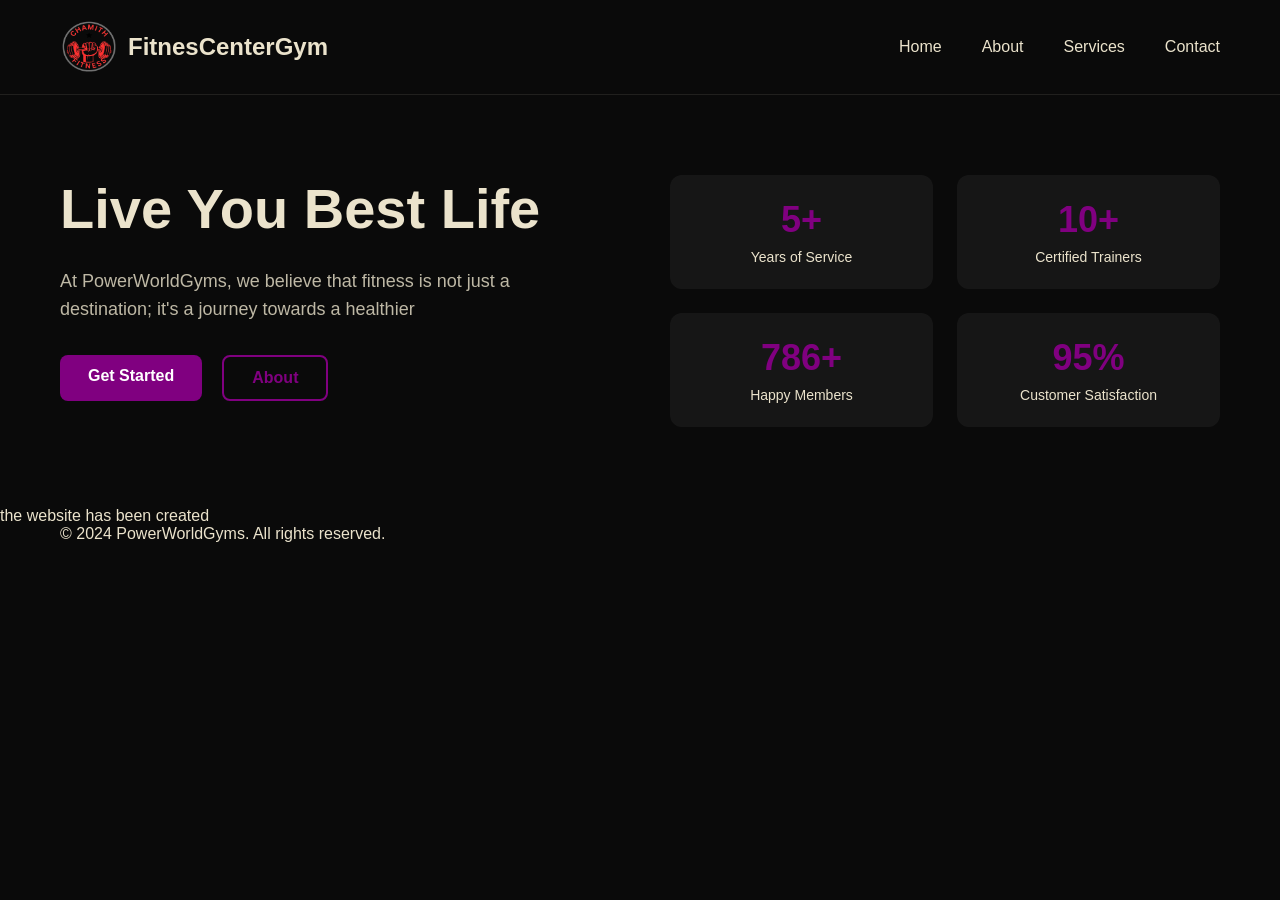
<file: index.html>
<!DOCTYPE html>
<html lang="en">
<head>
    <meta charset="UTF-8">
    <meta name="viewport" content="width=device-width, initial-scale=1.0">
    <title>FitnesCenterGym</title>
    <link rel="stylesheet" href="styles/fonts.css">
    <link rel="stylesheet" href="styles/styles.css">
</head>
    <body>
        <header class="header">
    <div class="container header-container">
        <div class="logo">
            <img src="images/logo.svg" alt="PowerWorldGyms">
            <span class="logo-text">FitnesCenterGym</span>
        </div>
        <nav class="nav">
            <ul class="nav-list">
                <li class="nav-item"><a href="#" class="nav-link">Home</a></li>
                <li class="nav-item"><a href="#" class="nav-link">About</a></li>
                <li class="nav-item"><a href="#" class="nav-link">Services</a></li>
                <li class="nav-item"><a href="#" class="nav-link">Contact</a></li>
            </ul>
        </nav>
    </div>
</header>
        <main class="main">
            <section class="hero">
            <div class="container hero-container">
                <div class="hero-content">
                    <h2 class="hero-title">Live You Best Life</h2>
                    <p class="hero-description">
                        At PowerWorldGyms, we believe that fitness is not just a destination; 
                        it's a journey towards a healthier
                    </p>
                    <div class="button-group">
                        <a href="#" class="btn btn-secondary">Get Started</a>
                        <a href="#" class="btn btn-outline">About</a>
                    </div>
                </div>
                <div class="stats">
                    <div class="stat-item">
                        <span class="stat-number">5+</span>
                        <span class="stat-label">Years of Service</span>
                    </div>
                    <div class="stat-item">
                        <span class="stat-number">10+</span>
                        <span class="stat-label">Certified Trainers</span>
                    </div>
                    <div class="stat-item">
                        <span class="stat-number">786+</span>
                        <span class="stat-label">Happy Members</span>
                    </div>
                    <div class="stat-item">
                        <span class="stat-number">95%</span>
                        <span class="stat-label">Customer Satisfaction</span>
                    </div>
                </div>
            </div>
        </section>    
        </main>
        <footer>
            <p>the website has been created </p>
              <div class="container">
                <p>&copy; 2024 PowerWorldGyms. All rights reserved.</p>
              </div>
        </footer>
    </body>
</html>
</file>
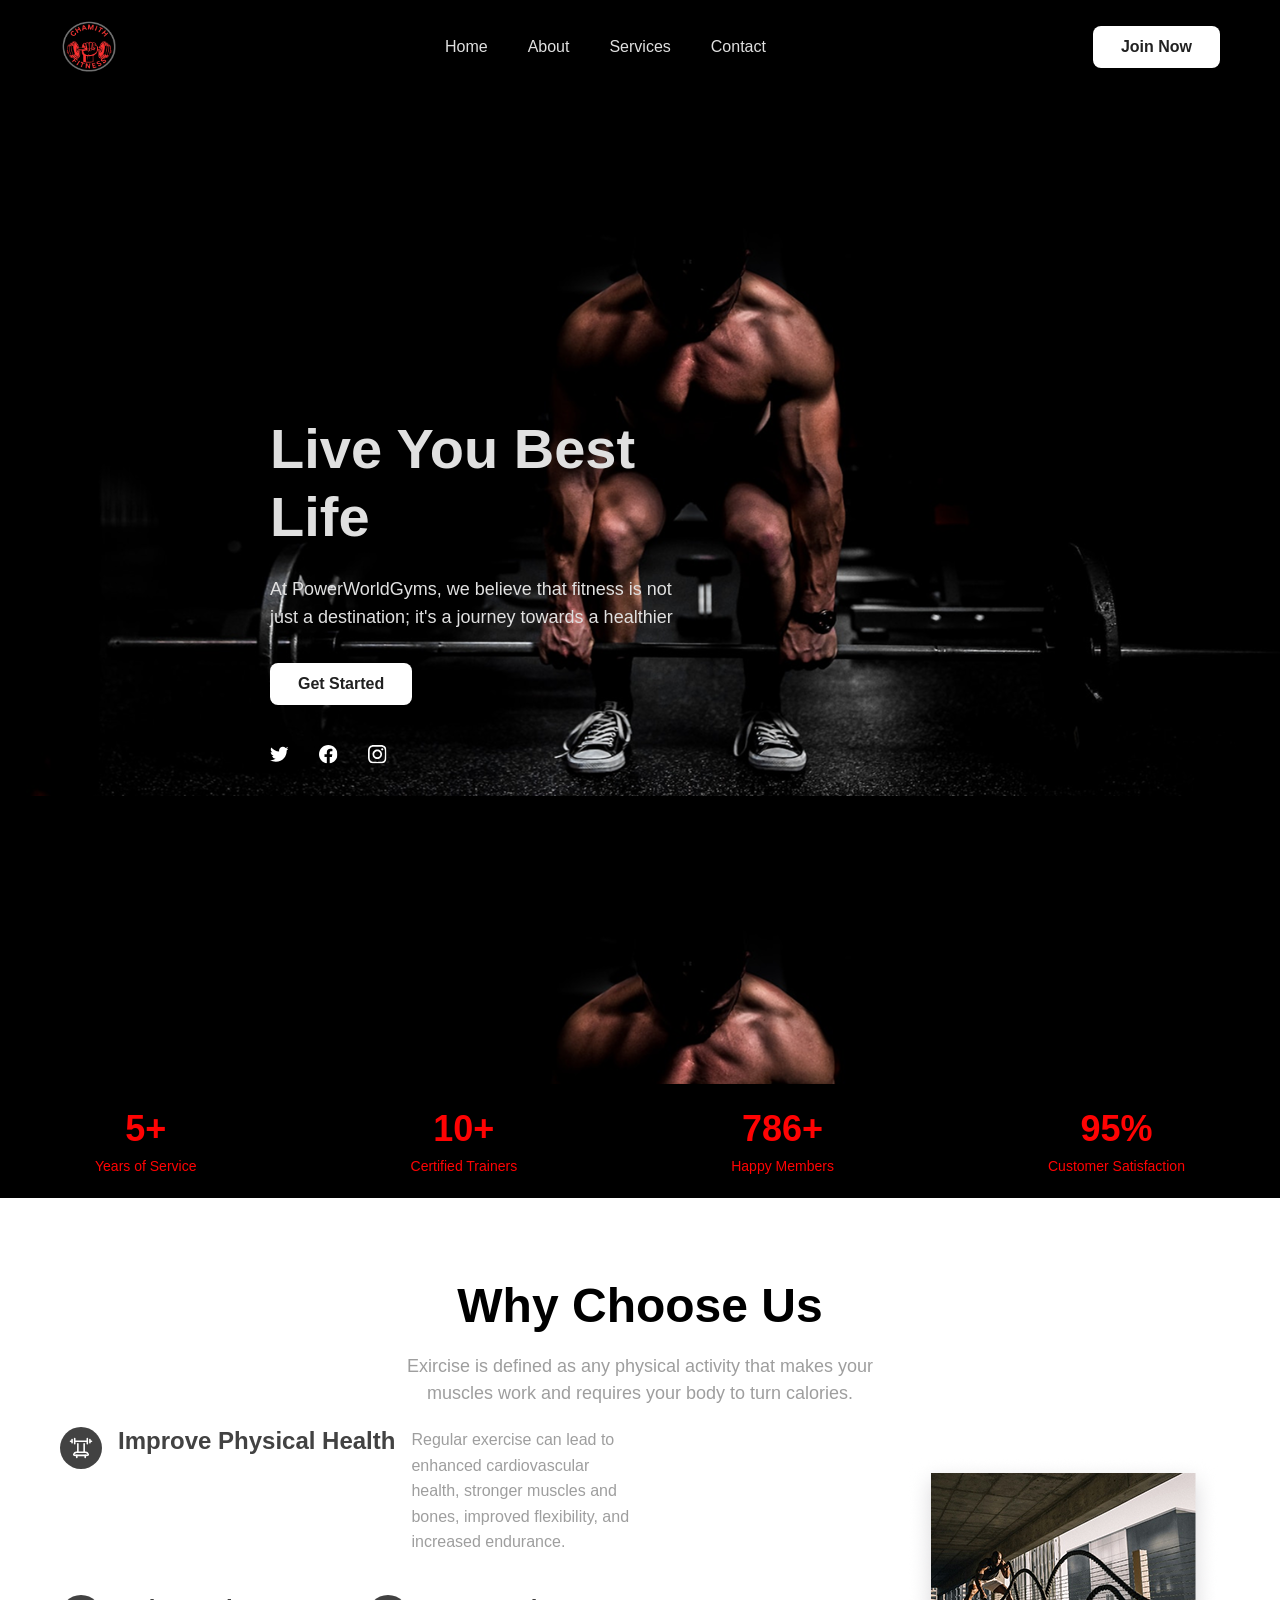
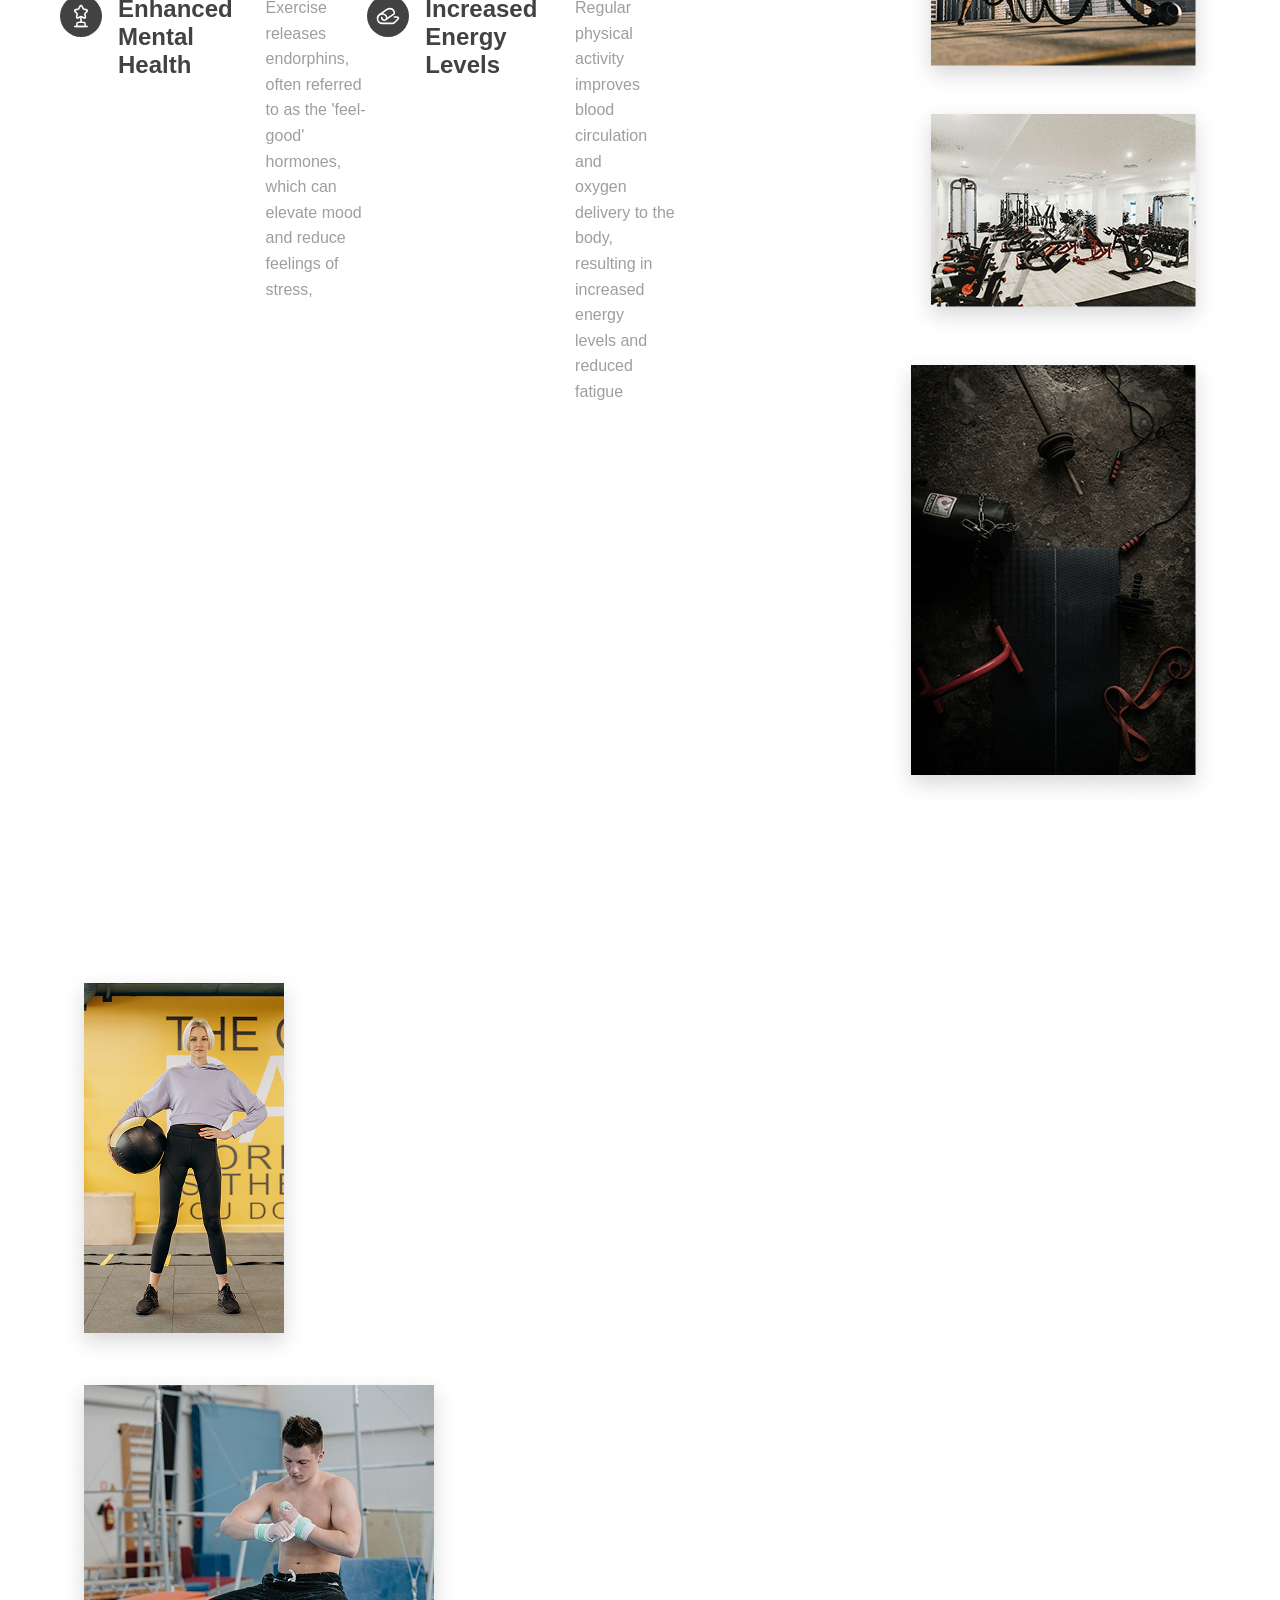
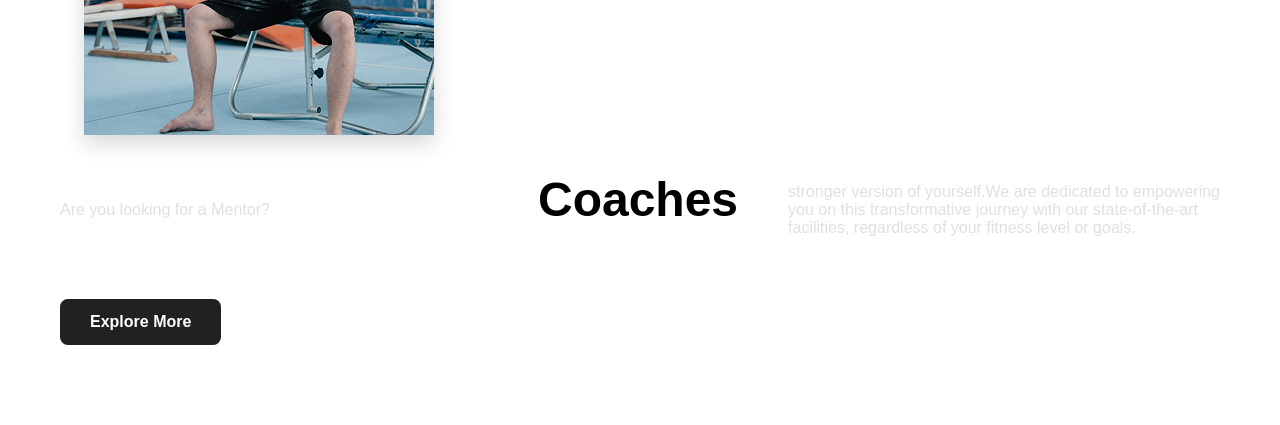
<file: 777/index.html>
<!DOCTYPE html>
<html lang="en">

<head>
    <meta charset="UTF-8">
    <meta name="viewport" content="width=device-width, initial-scale=1.0">
    <title>FitnesCenterGym</title>
    <link rel="stylesheet" href="styles/fonts.css">
    <link rel="stylesheet" href="styles/styles.css">
</head>

<body>
    <header class="header">
        <div class="container header-container">
            <div class="logo">
                <img src="images/logo.svg" alt="PowerWorldGyms">
            </div>
            <nav class="nav">
                <ul class="nav-list">
                    <li class="nav-item"><a href="#" class="nav-link">Home</a></li>
                    <li class="nav-item"><a href="#" class="nav-link">About</a></li>
                    <li class="nav-item"><a href="#" class="nav-link">Services</a></li>
                    <li class="nav-item"><a href="#" class="nav-link">Contact</a></li>
                </ul>
            </nav>
            <a href="#" class="btn btn-group">Join Now</a>
        </div>
    </header>
    <main class="main">
        <section class="hero">
            <div class="container hero-container">
                <div class="hero-content">
                    <h2 class="hero-title">Live You Best <br>Life</h2>
                    <p class="hero-description">
                        At PowerWorldGyms, we believe that fitness is not<br> just a destination; it's a journey towards
                        a healthier
                    </p>
                    <a href="#" class="btn btn-group">Get Started</a>
                    <div class="hero-logos">
                        <img src="images/twitter1.svg" alt="twitter1" class="hero-logo">
                        <img src="images/facebook1.svg" alt="facebook1" class="hero-logo">
                        <img src="images/instagram1.svg" alt="instagram1" class="hero-logo">
                    </div>
                </div>
            </div>
        </section>
        <section class="results">
            <div class="stats">
                <div class="stat-item">
                    <span class="stat-number">5+</span>
                    <span class="stat-label">Years of Service</span>
                </div>
                <div class="stat-item">
                    <span class="stat-number">10+</span>
                    <span class="stat-label">Certified Trainers</span>
                </div>
                <div class="stat-item">
                    <span class="stat-number">786+</span>
                    <span class="stat-label">Happy Members</span>
                </div>
                <div class="stat-item">
                    <span class="stat-number">95%</span>
                    <span class="stat-label">Customer Satisfaction</span>
                </div>
            </div>
        </section>
        <section class="why-choose-us">
            <div class="container">
                <div class="section-header">
                    <h2 class="section-title">Why Choose Us</h2>
                    <p class="section-description">Exircise is defined as any physical activity that makes your
                        <br>muscles work and
                        requires your body to turn calories.
                    </p>
                </div>
                <div class="two-columns">
                    <div class="left-column">
                        <div class="features-grid">
                            <div class="first-card">
                                <div class="feature-card">
                                    <div class="feature-icon">
                                        <img src="images/Physical.svg" alt="Physical">
                                    </div>
                                    <h3 class="feature-title">Improve Physical Health</h3>
                                    <p class="feature-description">
                                        Regular exercise can lead to <br>enhanced cardiovascular <br>health, stronger
                                        muscles and
                                        <br>bones,
                                        improved flexibility, and <br>increased endurance.
                                    </p>
                                </div>
                            </div>
                            <div class="double-card">
                                <div class="feature-card">
                                    <div class="feature-icon">
                                        <img src="images/Mental.svg" alt="Mental">
                                    </div>
                                    <h3 class="feature-title">Enhanced Mental Health</h3>
                                    <p class="feature-description">
                                        Exercise releases endorphins, <br>often referred to as the 'feel-<br>good' hormones,
                                        which
                                        can
                                        <br>elevate mood and reduce <br>feelings of stress,
                                    </p>
                                </div>
                                <div class="feature-card">
                                    <div class="feature-icon">
                                        <img src="images/Energy.svg" alt="Energy">
                                    </div>
                                    <h3 class="feature-title">Increased Energy Levels</h3>
                                    <p class="feature-description">
                                        Regular physical activity <br>improves blood circulation and <br>oxygen delivery to
                                        the
                                        body,
                                        <br>resulting in increased energy <br>levels and reduced fatigue
                                    </p>
                                </div>
                            </div>
                        </div>
                    </div>
                    <div class="right-column">
                        <div class="why-choose-us-images">
                            <div class="double-images">
                                <img src="images/equipment.png" alt="equipment">
                                <img src="images/workout.png" alt="workout">
                            </div>
                            <img src="images/equipment2.png" alt="equipment2">
                        </div>
                    </div>
                </div>
            </div>
        </section>
        <section>
            <div class="coaches-section">
                <div class="container">
                    <div class="coaches-card">
                        <div class="coaches-img-women">
                            <img src="images/women.png" alt="women">
                        </div>
                        <div class="coaches-img-men">
                            <img src="images/man.png" alt="men">
                        </div>
                    </div>
                    <div class="coaches-content">
                        <p class="coaches-text">Are you looking for a Mentor?</p>
                        <h2 class="coaches-title">Coaches</h2>
                        <p class="coaches-decription">
                            stronger version of yourself.We are dedicated to empowering <br>you on this transformative
                            journey with our state-of-the-art <br>facilities, regardless of your fitness level or goals.
                        </p>
                        <a href="#" class="btn-explore">Explore More</a>
                    </div>
                </div>
            </div>
        </section>
    </main>
    <footer>


    </footer>
</body>

</html>
</file>
<file: styles/fonts.css>
@font-face {
    font-family: 'Rubik';
    src: url('../fonts/Rubik-Regular.ttf') format('ttf');
    font-weight: 400;
    font-style: normal;
    font-display: swap;
}

@font-face {
    font-family: 'Rubik';
    src: url('../fonts/Rubik-Medium.ttf') format('ttf');
    font-weight: 500;
    font-style: normal;
    font-display: swap;
}

@font-face {
    font-family: 'Rubik';
    src: url('../fonts/Rubik-SemiBold.ttf') format('ttf');
    font-weight: 600;
    font-style: normal;
    font-display: swap;
}

@font-face {
    font-family: 'Rubik';
    src: url('../fonts/Rubik-Bold.ttf') format('ttf ');
    font-weight: 700;
    font-style: normal;
    font-display: swap;
}
</file>
<file: styles/styles.css>
* {
    margin: 0;
    padding: 0;
    box-sizing: border-box;
}

body {
    font-family: 'Rubik', Arial, sans-serif;
    background-color: #0A0A0A;
    color: #EBE3CC;
}

.container {
    max-width: 1200px;
    margin: 0 auto;
    padding: 0 20px;
}

.header {
    padding: 20px 0;
    background-color: #0A0A0A;
    border-bottom: 1px solid rgba(235, 227, 204, 0.1);
}

.header-container {
    display: flex;
    justify-content: space-between;
    align-items: center;
}

.logo {
    display: flex;
    align-items: center;
    gap: 10px;
}

.logo-text {
    font-size: 24px;
    font-weight: 700;
    color: #EBE3CC;
}

.nav-list {
    display: flex;
    list-style: none;
    gap: 40px;
}

.nav-link {
    font-size: 16px;
    font-weight: 500;
    color: #EBE3CC;
    text-decoration: none;
    transition: opacity 0.3s;
}

.nav-link:hover {
    opacity: 0.7;
}

.btn {
    display: inline-block;
    font-family: 'Rubik', Arial, sans-serif;
    font-size: 16px;
    font-weight: 600;
    text-decoration: none;
    text-align: center;
    padding: 12px 28px;
    border-radius: 8px;
    cursor: pointer;
    transition: all 0.3s ease;
}

.btn-primary {
    background-color: #800080;
    color: #FFFFFF;
    border: none;
}

.btn-primary:hover {
    background-color: #660066;
    transform: translateY(-2px);
}

.btn-secondary {
    background-color: #800080;
    color: #FFFFFF;
    border: none;
}

.btn-secondary:hover {
    background-color: #660066;
    transform: translateY(-2px);
}


.btn-outline {
    background-color: transparent;
    color: #800080;
    border: 2px solid #800080;
}

.btn-outline:hover {
    background-color: #800080;
    color: #FFFFFF;
    transform: translateY(-2px);
}

.hero {
    padding: 80px 0;
}

.hero-container {
    display: flex;
    justify-content: space-between;
    align-items: flex-start;
    gap: 60px;
}

.hero-content {
    flex: 1;
}

.hero-title {
    font-size: 56px;
    font-weight: 800;
    line-height: 68px;
    color: #EBE3CC;
    margin-bottom: 24px;
}

.hero-description {
    font-size: 18px;
    font-weight: 400;
    line-height: 28px;
    color: rgba(235, 227, 204, 0.8);
    margin-bottom: 32px;
    max-width: 500px;
}

.button-group {
    display: flex;
    gap: 20px;
    margin-top: 30px;
}

.stats {
    flex: 1;
    display: grid;
    grid-template-columns: repeat(2, 1fr);
    gap: 24px;
}

.stat-item {
    text-align: center;
    padding: 24px;
    background: rgba(255, 255, 255, 0.05);
    border-radius: 12px;
}

.stat-number {
    display: block;
    font-size: 36px;
    font-weight: 800;
    color: #800080;
    margin-bottom: 8px;
}

.stat-label {
    display: block;
    font-size: 14px;
    font-weight: 500;
    color: #EBE3CC;
}

.footer {
    padding: 40px 0;
    background-color: #0A0A0A;
    border-top: 1px solid rgba(235, 227, 204, 0.1);
    text-align: center;
}

.footer p {
    color: rgba(235, 227, 204, 0.6);
    font-size: 14px;
}

@media (max-width: 768px) {
    .header-container {
        flex-direction: column;
        gap: 20px;
    }
    
    .nav-list {
        gap: 20px;
    }
    
    .hero-container {
        flex-direction: column;
    }
    
    .hero-title {
        font-size: 36px;
        line-height: 44px;
    }
    
    .stats {
        grid-template-columns: 1fr;
    }
    
    .button-group {
        flex-direction: column;
        align-items: flex-start;
    }
}
</file>
<file: 777/styles/fonts.css>
@font-face {
    font-family: 'Rubik';
    src: url('../fonts/Rubik-Regular.ttf') format('ttf');
    font-weight: 400;
    font-style: normal;
    font-display: swap;
}

@font-face {
    font-family: 'Rubik';
    src: url('../fonts/Rubik-Medium.ttf') format('ttf');
    font-weight: 500;
    font-style: normal;
    font-display: swap;
}

@font-face {
    font-family: 'Rubik';
    src: url('../fonts/Rubik-SemiBold.ttf') format('ttf');
    font-weight: 600;
    font-style: normal;
    font-display: swap;
}

@font-face {
    font-family: 'Rubik';
    src: url('../fonts/Rubik-Bold.ttf') format('ttf ');
    font-weight: 700;
    font-style: normal;
    font-display: swap;
}
</file>
<file: 777/styles/styles.css>
* {
    margin: 0;
    padding: 0;
    box-sizing: border-box;
    font-family: 'Rubik', sans-serif;
}

body {
    font-family: 'Rubik', Arial, sans-serif;
    background-color: #FFF;
    color: #E0E0E0;
}

.container {
    max-width: 1200px;
    margin: 0 auto;
    padding: 0 20px;
}

.header {
    padding: 20px 0;
    background-color: #000000;
    border-bottom: 1px solid #0A0A0A (235, 227, 204, 0.1);
}

.header-container {
    display: flex;
    justify-content: space-between;
    align-items: center;
}

.logo {
    display: flex;
    align-items: center;
    gap: 10px;
}

.nav-list {
    display: flex;
    justify-content: center;
    list-style: none;
    gap: 40px;
}

.nav-link {
    font-size: 16px;
    font-weight: 500;
    color: #E0E0E0;
    text-decoration: none;
    transition: opacity 0.3s;
}

.nav {
    flex: 1;
}

.nav-link:hover {
    opacity: 0.7;
}

.btn {
    display: inline-block;
    font-family: 'Rubik', Arial, sans-serif;
    font-size: 16px;
    font-weight: 600;
    text-decoration: none;
    text-align: center;
    padding: 12px 28px;
    border-radius: 8px;
    cursor: pointer;
    transition: all 0.3s ease;
}

.btn-group {
    background-color: #FFF;
    color: #212121;
    border: none;
}

.btn-group:hover {
    background-color: #BDBDBD;
    transform: translateY(-2px);
}

.hero {
    display: flex;
    background-image: url(../images/Home.png);
    background-size: 100%;
    justify-content: center;
    padding: 250px;
    height: 110vh;
}

.hero-container {
    display: flex;
    justify-content: flex-start;
    align-items: center;
    max-width: 1200px;
    width: 100%;
    margin: 0 auto;
    padding: 20px 0;
}

.hero-content {
    text-align: left;
    width: 100%;
    max-width: 600px;
}

.hero-title {
    display: flex;
    font-size: 56px;
    font-weight: 800;
    line-height: 68px;
    color: #E0E0E0;
    margin-bottom: 24px;
}

.hero-description {
    font-size: 18px;
    font-weight: 400;
    line-height: 28px;
    color: #BDBDBD(235, 227, 204, 0.8);
    margin-bottom: 32px;
    max-width: 500px;
}

.results {
    background-color: #000000;
}

.stats {
    flex: 1;
    display: flex;
    justify-content: space-around;
    gap: 24px;
}

.stat-item {
    text-align: center;
    padding: 24px;
    background: #000000(255, 255, 255, 0.05);
    border-radius: 12px;
}

.stat-number {
    display: block;
    font-size: 36px;
    font-weight: 800;
    color: #FF0303;
    margin-bottom: 8px;
}

.stat-label {
    display: block;
    font-size: 14px;
    font-weight: 500;
    color: #FF0303;
}

.hero-logos {
    display: flex;
    gap: 30px;
    margin-top: 40px;
    align-items: center;
}

.hero-logo {
    max-width: 120px;
    height: auto;
    opacity: 1;
}

.why-choose-us {
    padding: 80px 0;
    background: transparent;
}

.section-title {
    font-size: 48px;
    font-weight: 700;
    margin-bottom: 20px;
    color: #000000;
    display: flex;
    justify-content: center;
    gap: 10px;
}

.section-title {
    display: flex;
    justify-content: center;
}

.section-description {
    font-size: 18px;
    line-height: 1.5;
    color: #9E9E9E;
    max-width: 500px;
    text-align: center;
    display: block;
    margin: 0 auto;
}

.container {
    max-width: 1200px;
    margin: 0 auto;
    padding: 0 20px;
}

.features-grid {
    display: grid;
    grid-template-columns: repeat(3, 1fr);
    gap: 30px;
    margin-top: 60px;
}

.features-grid {
    display: flex;
    flex-direction: column;
    gap: 40px;
    margin-top: 20px;
}

.feature-card {
    display: flex;
    align-items: flex-start;
    gap: 16px;
}

.feature-icon {
    flex-shrink: 0;
    margin-bottom: 0;
    flex-grow: 0;
}

.feature-icon img {
    height: 42px;
    width: 42px;
}

.feature-title {
    display: flex;
    flex-wrap: wrap;
    font-size: 24px;
    font-weight: 600;
    margin-bottom: 8px;
    color: #424242;
}

.feature-description {
    font-size: 16px;
    line-height: 1.6;
    color: #9E9E9E;
}

.double-images {
    display: flex;
    justify-content: flex-start;
    flex-direction: column-reverse;
    padding: 10px 0;
}

.why-choose-us-images {
    display: flex;
    margin-top: 40px;
    align-items: center;
    justify-content: flex-end;
    flex-wrap: wrap;
}

.first-card {
    display: grid;
    grid-column-end: auto;
}

.double-card {
    display: flex;
    justify-content: center;
}

.two-columns {
    display: flex;
    flex-wrap: wrap;
    gap: 48px;
    align-items: flex-start;
}

.left-column {
    flex: 1;
    min-width: 280px;
}

.right-column {
    flex: 0.8;
    min-width: 280px;
}

.coaches-section {
    padding: 80px 0;
    background: #FFF;
}

.coaches-content {
    display: flex;
    flex-wrap: wrap;
    align-items: center;
    justify-content: space-between;
    gap: 50px;
}

.coaches-text {
    flex: 1;
    min-width: 280px;
}

.coaches-title {
    font-size: 48px;
    font-weight: 700;
    color: #000000;
    margin-bottom: 20px;
    line-height: 1.2;
}

.coaches-description {
    font-size: 16px;
    line-height: 1.6;
    color: #9E9E9E;
    margin-bottom: 32px;
    max-width: 500px;
}

.btn-explore {
    display: inline-block;
    font-family: 'Rubik', Arial, sans-serif;
    font-size: 16px;
    font-weight: 600;
    text-decoration: none;
    text-align: center;
    padding: 12px 28px;
    border-radius: 8px;
    cursor: pointer;
    transition: all 0.3s ease;
    background: #212121;
    color: #ffffff;
     border: 2px solid #212121;
}

.btn-explore:hover {
    background: transparent;
    color: #000000;
}

.coaches-image {
    flex: 1;
    min-width: 280px;
    text-align: center;
}

.coaches-image img {
    max-width: 100%;
    border-radius: 24px;
}

.footer {
    padding: 40px 0;
    background-color: #0A0A0A;
    border-top: 1px solid rgba(235, 227, 204, 0.1);
    text-align: center;
}

.footer p {
    color: rgba(235, 227, 204, 0.6);
    font-size: 14px;
}
</file>
